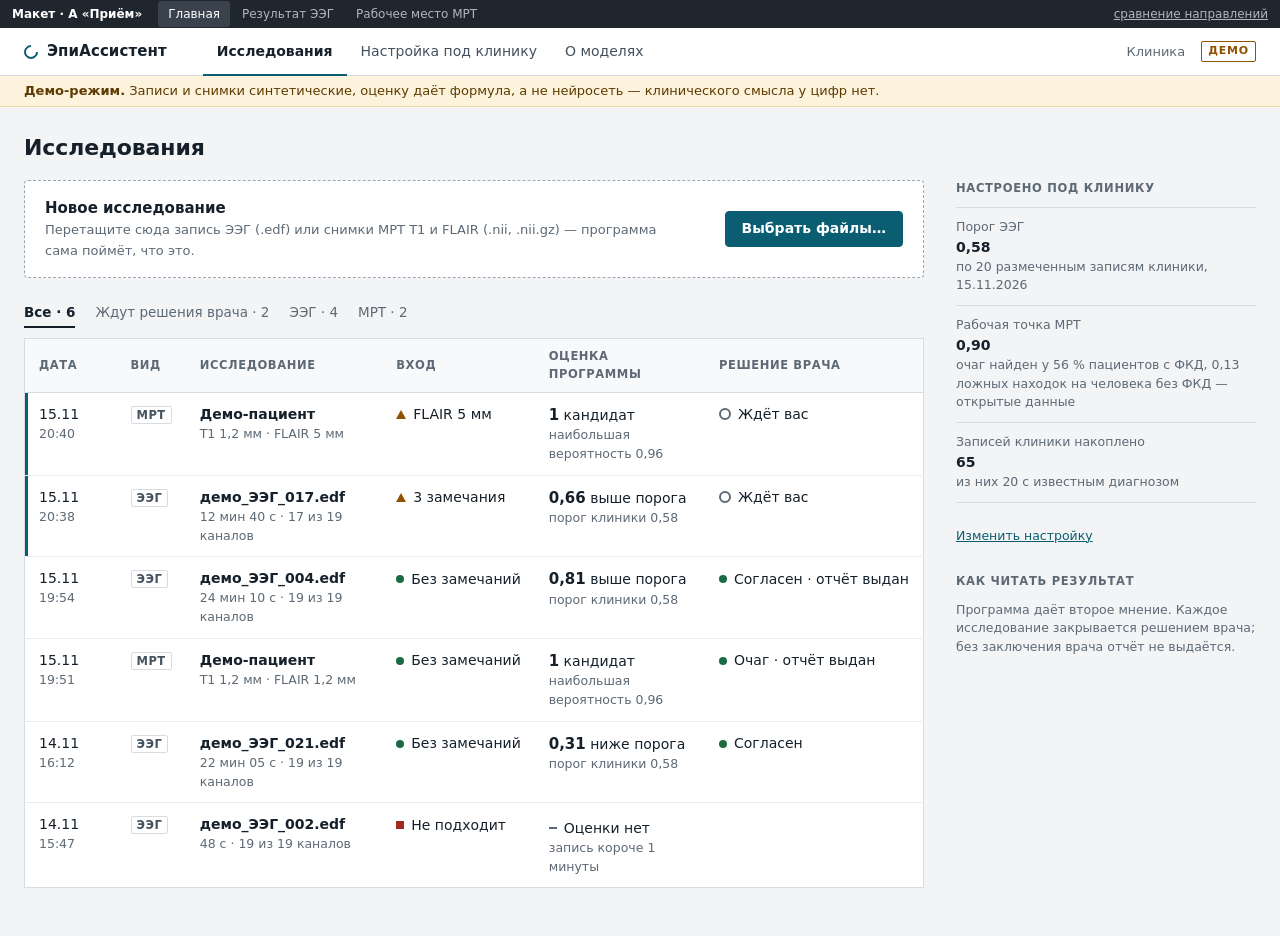
<file: app/docs/design/A_priem.html>
<!doctype html>
<html lang="ru"><head><meta charset="utf-8"><meta name="viewport" content="width=device-width,initial-scale=1">
<title>Направление A · «Приём» — светлое клиническое</title>
<style>
/* ===== Направление A · «Приём»: светлый клинический интерфейс. Линии вместо карточек, один акцент, статус — формой и словом. ===== */
:root{--bg:#f2f4f6;--sur:#fff;--ink:#15202b;--ink2:#44515e;--ink3:#5d6975;--line:#d6dce2;--line2:#e8ecf0;--acc:#0b5e71;--accbg:#e6f1f3;
  --warn:#8f5200;--warnbg:#fdf3dc;--bad:#a3271d;--ok:#1b6b43;--mark:#15202b;--f:"Segoe UI",system-ui,-apple-system,"Noto Sans",sans-serif}
*{box-sizing:border-box}html,body{margin:0}
body{font:14px/1.5 var(--f);color:var(--ink);background:var(--bg);font-variant-numeric:tabular-nums;-webkit-font-smoothing:antialiased}
button{font:inherit;color:inherit;cursor:pointer}a{color:var(--acc)}
:focus-visible{outline:2px solid var(--acc);outline-offset:2px}
[hidden]{display:none!important}

/* полоса макета — не часть дизайна */
.mock{display:flex;gap:2px;align-items:center;height:28px;padding:0 12px;background:#20262d;color:#aeb7c0;font-size:12px}
.mock b{color:#fff;font-weight:600;margin-right:14px}.mock button{background:none;border:0;color:#aeb7c0;padding:4px 10px;border-radius:3px}.mock button.on{background:#3a434d;color:#fff}
.mock a{margin-left:auto;color:#aeb7c0}
html.shot .mock{display:none}

/* шапка */
.top{display:flex;align-items:center;height:48px;padding:0 24px;background:var(--sur);border-bottom:1px solid var(--line)}
.brand{font-weight:650;font-size:15px;letter-spacing:.1px;margin-right:36px;display:flex;align-items:center;gap:9px}
.brand i{width:14px;height:14px;border:2.5px solid var(--acc);border-radius:50%;border-right-color:transparent;transform:rotate(-45deg)}
.nav{display:flex;height:100%}.nav a{display:flex;align-items:center;padding:0 14px;color:var(--ink2);text-decoration:none;border-bottom:2px solid transparent;margin-bottom:-1px}
.nav a.cur{color:var(--ink);font-weight:600;border-color:var(--acc)}.nav a:hover{color:var(--ink)}
.top .r{margin-left:auto;display:flex;gap:16px;align-items:center;color:var(--ink3);font-size:13px}
.demo{font-size:11px;font-weight:700;letter-spacing:.8px;color:var(--warn);border:1.5px solid currentColor;padding:1px 6px;border-radius:2px}
.demoline{background:var(--warnbg);border-bottom:1px solid #ecd9a8;color:#5e3a00;font-size:13px;padding:5px 24px}

.page{max-width:1280px;margin:0 auto;padding:24px 24px 48px}
h1{font-size:22px;font-weight:650;margin:0;letter-spacing:-.1px}
.eyebrow{font-size:11.5px;font-weight:650;letter-spacing:.7px;text-transform:uppercase;color:var(--ink3)}
.btn{height:36px;padding:0 16px;border:1px solid #b8c1ca;background:var(--sur);border-radius:4px;font-weight:550}
.btn:hover{border-color:var(--ink3)}.btn.pri{background:var(--acc);border-color:var(--acc);color:#fff}.btn.pri:hover{background:#084b5a}
.btn.sm{height:30px;padding:0 12px;font-size:13px}.btn:disabled{opacity:.45;cursor:not-allowed}
.crumbs{font-size:13px;color:var(--ink3);margin-bottom:6px}.crumbs a{color:var(--ink3)}

/* статус: форма + слово, цвет вторичен */
.st{display:inline-flex;align-items:center;gap:7px;white-space:nowrap}
.st::before{content:"";width:8px;height:8px;flex:none}
.st.ok::before{border-radius:50%;background:var(--ok)}
.st.warn::before{width:0;height:0;border:5px solid transparent;border-bottom:9px solid var(--warn);border-top:0}
.st.bad::before{background:var(--bad)}
.st.wait::before{border-radius:50%;border:2px solid var(--ink3)}
.st.none::before{width:8px;height:2px;background:var(--ink3)}

/* ---------- Главная ---------- */
.homehead{display:flex;align-items:flex-end;justify-content:space-between;margin-bottom:16px}
.homegrid{display:grid;grid-template-columns:minmax(0,1fr) 300px;gap:32px;align-items:start}
.newrow{display:grid;grid-template-columns:1fr auto;gap:0;border:1px dashed #9aa6b2;border-radius:4px;background:var(--sur);margin-bottom:24px}
.newrow .t{padding:16px 20px}.newrow .t b{display:block;font-size:15px;font-weight:650}.newrow .t span{color:var(--ink3);font-size:13px}
.newrow .a{display:flex;gap:8px;align-items:center;padding:0 20px}
table.wl{width:100%;border-collapse:collapse;background:var(--sur);border:1px solid var(--line)}
.wl th{font-size:11.5px;font-weight:650;letter-spacing:.6px;text-transform:uppercase;color:var(--ink3);text-align:left;padding:9px 14px;border-bottom:1px solid var(--line);background:#f8f9fa}
.wl td{padding:11px 14px;border-bottom:1px solid var(--line2);vertical-align:top}
.wl tr:last-child td{border-bottom:0}.wl tbody tr{cursor:pointer}.wl tbody tr:hover td{background:#f6f9fa}
.wl .ty{font-size:11.5px;font-weight:700;letter-spacing:.5px;color:var(--ink2);border:1px solid var(--line);border-radius:2px;padding:1px 5px}
.wl .nm{font-weight:600}.wl small{display:block;color:var(--ink3);font-size:12.5px}
.wl .num{font-size:15px;font-weight:650}
.wl tr.todo td:first-child{box-shadow:inset 3px 0 0 var(--acc)}
.tabs{display:flex;gap:20px;margin:0 0 10px;font-size:13.5px}.tabs span{color:var(--ink3);padding-bottom:4px}.tabs .on{color:var(--ink);font-weight:600;border-bottom:2px solid var(--ink)}
.side h2{font-size:11.5px;font-weight:650;letter-spacing:.7px;text-transform:uppercase;color:var(--ink3);margin:0 0 10px}
.side dl{margin:0 0 24px;border-top:1px solid var(--line)}
.side dl div{padding:10px 0;border-bottom:1px solid var(--line)}
.side dt{color:var(--ink3);font-size:12.5px}.side dd{margin:0;font-weight:600}.side dd small{display:block;font-weight:400;color:var(--ink3);font-size:12.5px}
.side p{color:var(--ink3);font-size:12.5px;margin:0}

/* ---------- Результат ЭЭГ ---------- */
.studyhead{display:flex;align-items:flex-end;justify-content:space-between;gap:24px;margin-bottom:18px;padding-bottom:14px;border-bottom:1px solid var(--line)}
.studyhead .meta{color:var(--ink3);font-size:13px;margin-top:2px}
.path{display:flex;gap:0;font-size:13px;color:var(--ink3);list-style:none;margin:0;padding:0}
.path li{padding:0 12px;border-left:1px solid var(--line)}.path li:first-child{border:0;padding-left:0}
.path .done{color:var(--ink2)}.path .cur{color:var(--ink);font-weight:650}
.resgrid{display:grid;grid-template-columns:minmax(0,1fr) 320px;gap:40px;align-items:start}
.verdict{font-size:30px;line-height:1.15;font-weight:650;letter-spacing:-.3px;margin:6px 0 4px}
.verdict + p{margin:0 0 18px;color:var(--ink2);font-size:15px}
.scale{background:var(--sur);border:1px solid var(--line);padding:18px 20px 12px}
.scale svg{display:block;width:100%;height:auto;font-family:var(--f)}
.scale .legend{display:flex;gap:20px;flex-wrap:wrap;color:var(--ink3);font-size:12.5px;margin-top:6px}
.scale .legend i{display:inline-block;width:9px;height:9px;border-radius:50%;margin-right:6px;vertical-align:-1px}
.facts{display:grid;grid-template-columns:repeat(3,1fr);border:1px solid var(--line);border-top:0;background:var(--sur)}
.facts div{padding:12px 20px;border-left:1px solid var(--line2)}.facts div:first-child{border:0}
.facts b{display:block;font-size:20px;font-weight:650}.facts span{color:var(--ink3);font-size:12.5px;line-height:1.35;display:block}
h3{font-size:15px;font-weight:650;margin:28px 0 8px}
.trust{width:100%;border-collapse:collapse;border-top:1px solid var(--line)}
.trust td{padding:9px 0;border-bottom:1px solid var(--line2);vertical-align:top}.trust td:first-child{width:170px;color:var(--ink2)}
.trust td:nth-child(2){width:150px;font-weight:600}.trust td:last-child{color:var(--ink2)}
.limits{margin:0;padding:0 0 0 18px;color:var(--ink2)}.limits li{margin:3px 0}
.decide{position:sticky;top:16px;background:var(--sur);border:1px solid var(--line);border-top:3px solid var(--ink)}
.decide .in{padding:16px 18px}
.decide h2{font-size:15px;font-weight:650;margin:0 0 2px}.decide p{color:var(--ink3);font-size:13px;margin:0 0 12px}
.choice{display:grid;gap:6px;margin-bottom:14px}
.choice label{display:flex;gap:10px;align-items:center;border:1px solid var(--line);border-radius:4px;padding:9px 12px;cursor:pointer}
.choice label:hover{border-color:var(--ink3)}.choice input{accent-color:var(--acc);margin:0;width:16px;height:16px}
.choice label:has(input:checked){border-color:var(--acc);background:var(--accbg);font-weight:600}
.decide .pri{width:100%}.decide .also{display:flex;justify-content:space-between;border-top:1px solid var(--line2);padding:10px 18px;font-size:13px}
.about{margin-top:16px;font-size:13px;color:var(--ink2)}.about summary{cursor:pointer;font-weight:600;color:var(--ink)}

/* ---------- Рабочее место МРТ ---------- */
html[data-screen=mri] body{height:100vh;display:flex;flex-direction:column;overflow:hidden}
.ws{flex:1;min-height:0;display:flex;flex-direction:column}
.wshead{display:flex;align-items:center;gap:20px;padding:8px 24px;background:var(--sur);border-bottom:1px solid var(--line);font-size:13.5px}
.wshead .nm{font-weight:650;font-size:15px}.wshead .sp{margin-left:auto}
.seg{display:inline-flex;border:1px solid #b8c1ca;border-radius:4px;overflow:hidden}.seg button{border:0;background:var(--sur);padding:4px 12px;border-left:1px solid #b8c1ca}.seg button:first-child{border:0}.seg button.on{background:var(--ink);color:#fff}
.wsbody{flex:1;min-height:0;display:grid;grid-template-columns:330px minmax(0,1fr)}
.find{background:var(--sur);border-right:1px solid var(--line);display:flex;flex-direction:column;min-height:0}
.find .scroll{flex:1;overflow:auto;padding:16px 18px}
.find h2{font-size:17px;font-weight:650;margin:2px 0 2px}.find .lead{color:var(--ink2);margin:0 0 14px;font-size:13.5px}
.cand{border:1px solid var(--line);border-radius:4px;margin-bottom:8px}
.cand.sel{border-color:var(--ink);box-shadow:inset 3px 0 0 var(--ink)}
.cand .h{display:flex;align-items:baseline;gap:10px;padding:10px 12px 0}.cand .n{font-weight:700}.cand .p{margin-left:auto;font-size:20px;font-weight:650}
.cand .d{padding:0 12px 10px;color:var(--ink3);font-size:12.5px}
.cand .mark{display:grid;grid-template-columns:repeat(3,1fr);border-top:1px solid var(--line)}
.cand .mark button{border:0;border-left:1px solid var(--line);background:none;padding:8px 0;font-size:13px}.cand .mark button:first-child{border:0}.cand .mark button:hover{background:#f3f6f8}
.cand.dim{border-style:dashed;color:var(--ink3)}.cand.dim .p{font-size:15px}.cand.dim .h{padding-bottom:2px}
.sub{font-size:11.5px;font-weight:650;letter-spacing:.7px;text-transform:uppercase;color:var(--ink3);margin:18px 0 8px}
.wp{display:grid;grid-template-columns:repeat(8,1fr);border:1px solid #b8c1ca;border-radius:4px;overflow:hidden;font-size:12.5px}
.wp span{text-align:center;padding:5px 0;border-left:1px solid var(--line2)}.wp span:first-child{border:0}.wp .on{background:var(--ink);color:#fff;font-weight:650}
.wptext{font-size:13px;color:var(--ink2);margin:8px 0 0}.wptext small{display:block;color:var(--ink3);margin-top:4px}
.find .foot{border-top:1px solid var(--line);padding:12px 18px;background:#f8f9fa}.find .foot .btn{width:100%}.find .foot p{font-size:12.5px;color:var(--ink3);margin:6px 0 0;text-align:left}
.viewer{background:#000;display:grid;grid-template-columns:1.25fr 1fr;grid-template-rows:1fr 1fr;gap:1px;min-height:0}
.vp{position:relative;background:#000;min-height:0;min-width:0}.vp.big{grid-row:1/3}
.vp canvas{position:absolute;inset:0;width:100%;height:100%}
.vp .cap{position:absolute;left:10px;top:8px;color:#c9d2da;font-size:12px}.vp .cap b{color:#fff;font-weight:600}
.vp .dm{position:absolute;right:10px;bottom:8px;color:#e0b64a;font-size:11px;letter-spacing:.6px}
.vp .sl{position:absolute;left:10px;bottom:8px;color:#9aa6b2;font-size:12px}
.inwarn{display:flex;gap:8px;align-items:baseline;color:var(--warn);font-size:13px}
@media(max-width:1100px){.homegrid,.resgrid{grid-template-columns:1fr}.decide{position:static}}
</style></head>
<body>
<div class="mock"><b>Макет · A «Приём»</b><button data-go="home">Главная</button><button data-go="eeg">Результат ЭЭГ</button><button data-go="mri">Рабочее место МРТ</button><a href="README.md">сравнение направлений</a></div>
<header class="top">
  <div class="brand"><i></i>ЭпиАссистент</div>
  <nav class="nav"><a href="#home" class="cur">Исследования</a><a href="#home">Настройка под клинику</a><a href="#home">О моделях</a></nav>
  <div class="r"><span>Клиника</span><span class="demo">ДЕМО</span></div>
</header>
<div class="demoline"><b>Демо-режим.</b> Записи и снимки синтетические, оценку даёт формула, а не нейросеть — клинического смысла у цифр нет.</div>

<!-- ============================== ГЛАВНАЯ ============================== -->
<section data-screen="home"><div class="page">
  <div class="homehead"><div><h1>Исследования</h1></div></div>
  <div class="homegrid">
    <div>
      <div class="newrow">
        <div class="t"><b>Новое исследование</b><span>Перетащите сюда запись ЭЭГ (.edf) или снимки МРТ T1 и FLAIR (.nii, .nii.gz) — программа сама поймёт, что это.</span></div>
        <div class="a"><button class="btn pri" data-go="eeg">Выбрать файлы…</button></div>
      </div>
      <div class="tabs"><span class="on">Все · 6</span><span>Ждут решения врача · 2</span><span>ЭЭГ · 4</span><span>МРТ · 2</span></div>
      <table class="wl">
        <thead><tr><th style="width:92px">Дата</th><th style="width:56px">Вид</th><th>Исследование</th><th>Вход</th><th>Оценка программы</th><th>Решение врача</th></tr></thead>
        <tbody>
          <tr class="todo" data-go="mri"><td>15.11<small>20:40</small></td><td><span class="ty">МРТ</span></td><td><span class="nm">Демо-пациент</span><small>T1 1,2 мм · FLAIR 5 мм</small></td><td><span class="st warn">FLAIR 5 мм</span></td><td><span class="num">1</span> кандидат<small>наибольшая вероятность 0,96</small></td><td><span class="st wait">Ждёт вас</span></td></tr>
          <tr class="todo" data-go="eeg"><td>15.11<small>20:38</small></td><td><span class="ty">ЭЭГ</span></td><td><span class="nm">демо_ЭЭГ_017.edf</span><small>12 мин 40 с · 17 из 19 каналов</small></td><td><span class="st warn">3 замечания</span></td><td><span class="num">0,66</span> выше порога<small>порог клиники 0,58</small></td><td><span class="st wait">Ждёт вас</span></td></tr>
          <tr data-go="eeg"><td>15.11<small>19:54</small></td><td><span class="ty">ЭЭГ</span></td><td><span class="nm">демо_ЭЭГ_004.edf</span><small>24 мин 10 с · 19 из 19 каналов</small></td><td><span class="st ok">Без замечаний</span></td><td><span class="num">0,81</span> выше порога<small>порог клиники 0,58</small></td><td><span class="st ok">Согласен · отчёт выдан</span></td></tr>
          <tr data-go="mri"><td>15.11<small>19:51</small></td><td><span class="ty">МРТ</span></td><td><span class="nm">Демо-пациент</span><small>T1 1,2 мм · FLAIR 1,2 мм</small></td><td><span class="st ok">Без замечаний</span></td><td><span class="num">1</span> кандидат<small>наибольшая вероятность 0,96</small></td><td><span class="st ok">Очаг · отчёт выдан</span></td></tr>
          <tr data-go="eeg"><td>14.11<small>16:12</small></td><td><span class="ty">ЭЭГ</span></td><td><span class="nm">демо_ЭЭГ_021.edf</span><small>22 мин 05 с · 19 из 19 каналов</small></td><td><span class="st ok">Без замечаний</span></td><td><span class="num">0,31</span> ниже порога<small>порог клиники 0,58</small></td><td><span class="st ok">Согласен</span></td></tr>
          <tr><td>14.11<small>15:47</small></td><td><span class="ty">ЭЭГ</span></td><td><span class="nm">демо_ЭЭГ_002.edf</span><small>48 с · 19 из 19 каналов</small></td><td><span class="st bad">Не подходит</span></td><td><span class="st none">Оценки нет</span><small>запись короче 1 минуты</small></td><td></td></tr>
        </tbody>
      </table>
    </div>
    <aside class="side">
      <h2>Настроено под клинику</h2>
      <dl>
        <div><dt>Порог ЭЭГ</dt><dd>0,58 <small>по 20 размеченным записям клиники, 15.11.2026</small></dd></div>
        <div><dt>Рабочая точка МРТ</dt><dd>0,90 <small>очаг найден у 56 % пациентов с ФКД, 0,13 ложных находок на человека без ФКД — открытые данные</small></dd></div>
        <div><dt>Записей клиники накоплено</dt><dd>65 <small>из них 20 с известным диагнозом</small></dd></div>
      </dl>
      <p><a href="#home">Изменить настройку</a></p>
      <h2 style="margin-top:28px">Как читать результат</h2>
      <p>Программа даёт второе мнение. Каждое исследование закрывается решением врача; без заключения врача отчёт не выдаётся.</p>
    </aside>
  </div>
</div></section>

<!-- ============================== РЕЗУЛЬТАТ ЭЭГ ============================== -->
<section data-screen="eeg"><div class="page">
  <div class="crumbs"><a href="#home" data-go="home">Исследования</a> / ЭЭГ</div>
  <div class="studyhead">
    <div><h1>демо_ЭЭГ_017.edf</h1><div class="meta">Рутинная ЭЭГ · 15.11.2026 · 12 мин 40 с · 17 из 19 каналов</div></div>
    <ol class="path"><li class="done">Запись загружена</li><li class="done">Проверка пройдена с замечаниями</li><li class="cur">Оценка</li><li>Заключение врача</li></ol>
  </div>
  <div class="resgrid">
    <div>
      <div class="eyebrow">Оценка программы · по всей записи</div>
      <div class="verdict">Выше порога клиники</div>
      <p>Оценка 0,66 при пороге 0,58. Запись короткая и с помехами, поэтому доверие к оценке снижено.</p>

      <div class="scale"><div id="scaleA"></div>
        <div class="legend"><span><i style="background:var(--ink)"></i>записи клиники с эпилепсией</span><span><i style="border:1.5px solid var(--ink)"></i>без эпилепсии</span><span>◆ эта запись, отрезок — разброс по частям записи</span></div>
      </div>
      <div class="facts">
        <div><b>9 из 10</b><span>записей клиники с эпилепсией оказались выше порога</span></div>
        <div><b>10 из 10</b><span>записей без эпилепсии оказались ниже порога</span></div>
        <div><b>0,64–0,69</b><span>оценки шести частей записи: вывод не зависит от отдельного фрагмента</span></div>
      </div>
      <p style="color:var(--ink3);font-size:12.5px;margin:8px 0 0">Порог подобран по 20 записям этой клиники (индекс Юдена). На 20 записях доли грубые: для чувствительности 95 % ДИ 0,67–1,00. <a href="#home">Настройка под клинику</a></p>

      <h3>Замечания к записи</h3>
      <table class="trust">
        <tr><td>Длительность</td><td><span class="st warn">12 мин 40 с</span></td><td>Короче 20 минут — оценка менее надёжна.</td></tr>
        <tr><td>Каналы 10–20</td><td><span class="st warn">17 из 19</span></td><td>O2 и T4 без сигнала: исключены из расчёта.</td></tr>
        <tr><td>Артефакты</td><td><span class="st warn">≈ 31 % записи</span></td><td>Много движений и мышечных помех. Определяются приближённо.</td></tr>
        <tr><td>Частота</td><td><span class="st ok">250 Гц</span></td><td>Приведена к 200 Гц.</td></tr>
      </table>

      <h3>Чего программа не делает</h3>
      <ul class="limits">
        <li>Не показывает, где в записи разряды: оценка относится к записи целиком.</li>
        <li>Не ставит диагноз. Это второе мнение, решение принимает врач.</li>
      </ul>
      <details class="about"><summary>О модели</summary><p>Демо-модель (без нейросети). Не обучалась; данных о качестве нет.</p></details>
    </div>

    <aside class="decide">
      <div class="in">
        <h2>Решение врача</h2><p>Отметьте после просмотра записи.</p>
        <div class="choice">
          <label><input type="radio" name="d"> Согласен с оценкой</label>
          <label><input type="radio" name="d"> Не согласен</label>
        </div>
        <button class="btn pri">Перейти к заключению</button>
      </div>
      <div class="also"><a href="#eeg">Открыть сигнал</a><a href="#home" data-go="home">Новая запись</a></div>
    </aside>
  </div>
</div></section>

<!-- ============================== РАБОЧЕЕ МЕСТО МРТ ============================== -->
<section data-screen="mri" class="ws">
  <div class="wshead">
    <a href="#home" data-go="home" style="color:var(--ink3);text-decoration:none">← Исследования</a>
    <span class="nm">Демо-пациент</span><span style="color:var(--ink3)">МРТ · 15.11.2026</span>
    <span class="inwarn"><span class="st warn">FLAIR 5 мм</span><span style="color:var(--ink2)">— при толстых срезах очаг находится у 47 % пациентов против 94 % при срезах до 3,5 мм</span></span>
    <span class="sp"></span>
    <span class="seg"><button>T1</button><button class="on">FLAIR</button></span>
    <span class="seg"><button class="on">Карта</button><button>Без карты</button></span>
  </div>
  <div class="wsbody">
    <aside class="find">
      <div class="scroll">
        <div class="eyebrow">Оценка программы</div>
        <h2>1 кандидат в очаги ФКД</h2>
        <p class="lead">Осмотрите его в трёх плоскостях и отметьте. Ложные находки возможны, часть очагов программа не находит.</p>
        <div class="cand sel">
          <div class="h"><span class="n">№1</span><span>левое полушарие</span><span class="p">0,96</span></div>
          <div class="d">1,5 см³ · координаты −36; +13; +41 мм</div>
          <div class="mark"><button>Очаг</button><button>Не очаг</button><button>Не уверен</button></div>
        </div>
        <div class="sub">Ниже рабочей точки · 2</div>
        <div class="cand dim"><div class="h"><span class="n">№2</span><span>правое полушарие</span><span class="p">0,74</span></div><div class="d">1,5 см³ · +34; −43; +9 мм</div></div>
        <div class="cand dim"><div class="h"><span class="n">№3</span><span>правое полушарие</span><span class="p">0,41</span></div><div class="d">0,4 см³ · +9; +37; −12 мм</div></div>

        <div class="sub">Рабочая точка</div>
        <div class="wp"><span>0,3</span><span>0,4</span><span>0,5</span><span>0,6</span><span>0,7</span><span>0,8</span><span class="on">0,9</span><span>0,95</span></div>
        <p class="wptext">При 0,9 очаг найден у <b>56 %</b> пациентов с ФКД; в среднем <b>0,13</b> ложных находок на человека без ФКД.
          <small>Открытые данные IDEAS: 34 пациента с ФКД, 23 человека без ФКД. Источник: ms_dsa_net_stage2b_cv.ipynb, раздел 9. К демо-снимкам цифры не относятся.</small></p>
      </div>
      <div class="foot"><button class="btn pri" disabled>К заключению</button><p>Сначала отметьте кандидата №1.</p></div>
    </aside>
    <div class="viewer">
      <div class="vp big"><canvas data-plane="ax"></canvas><div class="cap"><b>Аксиальный</b> · FLAIR</div><div class="sl">срез 99 из 144</div><div class="dm">СХЕМА · ДЕМО</div></div>
      <div class="vp"><canvas data-plane="cor"></canvas><div class="cap"><b>Корональный</b></div><div class="sl">срез 109 из 176</div></div>
      <div class="vp"><canvas data-plane="sag"></canvas><div class="cap"><b>Сагиттальный</b></div><div class="sl">срез 44 из 144</div></div>
    </div>
  </div>
</section>

<script src="assets/demo-data.js"></script><script src="assets/demo-kit.js"></script>
<script>
if (location.search.includes('shot')) document.documentElement.classList.add('shot');
const { D, fmt } = Kit;
// шкала 0–1: порог клиники, эта запись, записи клиники с известным диагнозом (настоящие оценки из демо-набора)
function scaleA() {
  const W = 760, X = v => 24 + v * (W - 48), thr = D.g1.thr, sc = D.g1.score, lo = Math.min(...D.g1.parts.map(p => p.score)), hi = Math.max(...D.g1.parts.map(p => p.score));
  let s = `<svg viewBox="0 0 ${W} 150" role="img" aria-label="Оценка ${fmt(sc)} выше порога клиники ${fmt(thr)}">`;
  s += `<rect x="${X(0)}" y="46" width="${X(thr) - X(0)}" height="18" fill="#eef1f4"/><rect x="${X(thr)}" y="46" width="${X(1) - X(thr)}" height="18" fill="#dfe5ea"/>`;
  s += `<text x="${X(0) + 8}" y="59" font-size="11.5" fill="#66727f">ниже порога</text><text x="${X(1) - 8}" y="59" font-size="11.5" fill="#44515e" text-anchor="end">выше порога</text>`;
  s += `<line x1="${X(thr)}" x2="${X(thr)}" y1="30" y2="128" stroke="#15202b" stroke-width="1.5"/><text x="${X(thr)}" y="22" font-size="12.5" fill="#15202b" text-anchor="middle">порог клиники <tspan font-weight="700">${fmt(thr)}</tspan></text>`;
  s += `<line x1="${X(lo)}" x2="${X(hi)}" y1="55" y2="55" stroke="#15202b" stroke-width="3"/>`;
  s += `<path d="M${X(sc)} 43 l9 12 l-9 12 l-9 -12z" fill="#0b5e71" stroke="#fff" stroke-width="1.5"/><text x="${X(sc) + 16}" y="40" font-size="15" font-weight="700" fill="#0b5e71">${fmt(sc)}</text>`;
  const lab = D.clinic.filter(r => r[1] !== null); let k = 0;
  lab.forEach(([v, l]) => { const y = l ? 86 : 108; s += l ? `<circle cx="${X(v)}" cy="${y}" r="4.5" fill="#15202b" opacity=".85"/>` : `<circle cx="${X(v)}" cy="${y}" r="4" fill="#fff" stroke="#15202b" stroke-width="1.5"/>`; });
  s += `<line x1="${X(0)}" x2="${X(1)}" y1="128" y2="128" stroke="#b8c1ca"/>`;
  for (let v = 0; v <= 1.001; v += .25) s += `<line x1="${X(v)}" x2="${X(v)}" y1="128" y2="133" stroke="#b8c1ca"/><text x="${X(v)}" y="146" font-size="11.5" fill="#66727f" text-anchor="middle">${fmt(v, v % .5 ? 2 : 1)}</text>`;
  document.getElementById('scaleA').innerHTML = s + '</svg>';
}
Kit.screens(h => {
  if (h === 'eeg') scaleA();
  if (h === 'mri') document.querySelectorAll('.vp canvas').forEach(cv => Kit.slice(cv, cv.dataset.plane, { seq: 'flair', ramp: 'heat', op: .7, cross: 'rgba(255,255,255,.55)', ring: '#fff', ringW: 1.5, label: '#c9d2da', font: '12px "Segoe UI",sans-serif', pad: cv.dataset.plane === 'ax' ? 18 : 10 }));
});
</script>
</body></html>
</file>
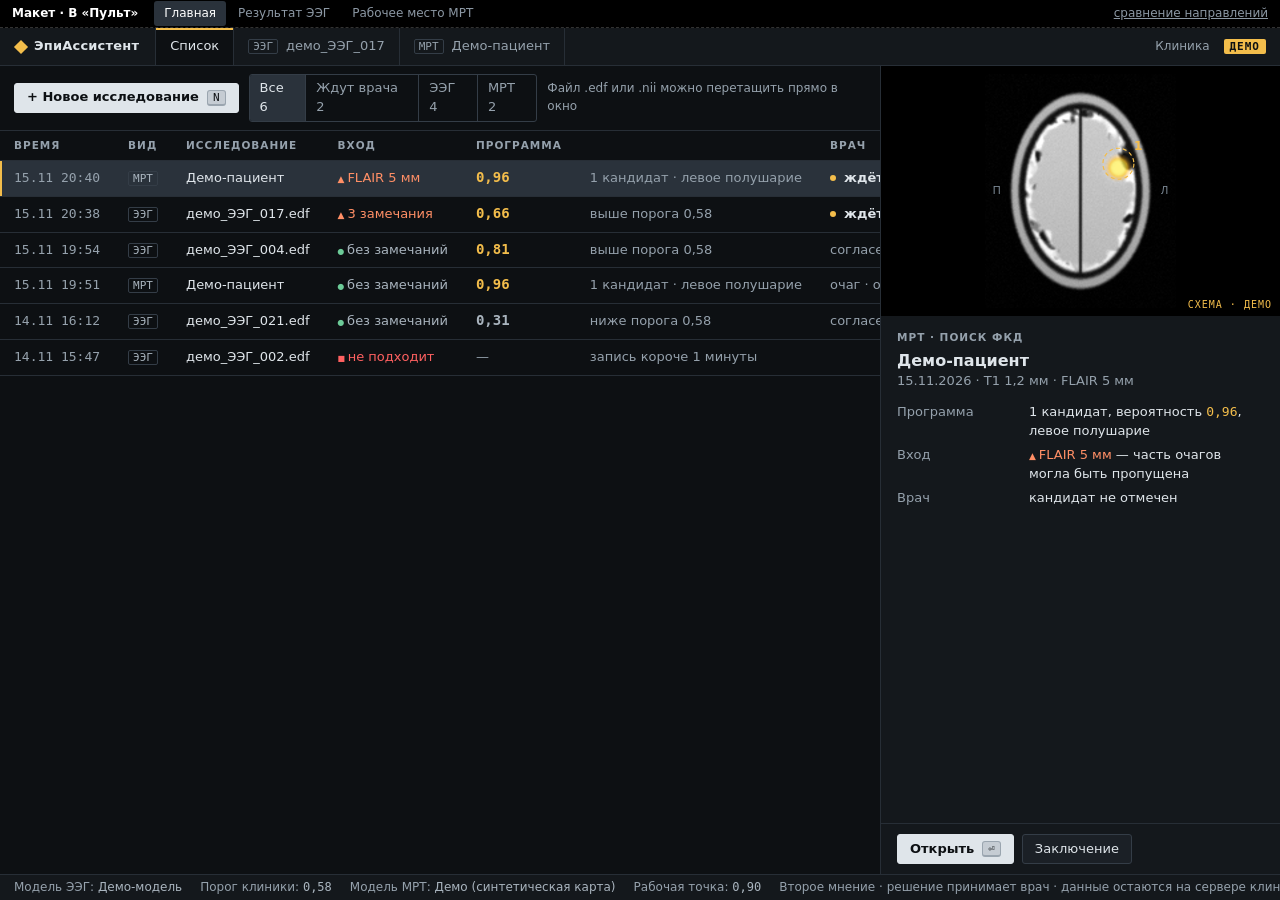
<file: app/docs/design/B_pult.html>
<!doctype html>
<html lang="ru"><head><meta charset="utf-8"><meta name="viewport" content="width=device-width,initial-scale=1">
<title>Направление B · «Пульт» — тёмная рабочая станция</title>
<style>
/* ===== Направление B · «Пульт»: тёмная рабочая станция. Экран не прокручивается; просмотр в центре; всё, что нарисовала программа, — одним янтарным цветом. ===== */
:root{--bg:#0d1013;--pan:#14181c;--pan2:#1b2026;--line:#272e36;--line2:#343d47;--ink:#dfe5ea;--ink2:#a9b4be;--ink3:#95a1ac;
  --ai:#f3bd4b;--aibg:rgba(243,189,75,.12);--warn:#ff8f66;--bad:#ff6161;--ok:#6ccb98;--sel:#2a323b;
  --f:"Segoe UI",system-ui,sans-serif;--m:"Cascadia Mono","Cascadia Code",Consolas,"DejaVu Sans Mono",monospace}
*{box-sizing:border-box}html,body{margin:0;height:100%}
body{font:13px/1.45 var(--f);color:var(--ink);background:var(--bg);display:flex;flex-direction:column;overflow:hidden;-webkit-font-smoothing:antialiased}
button{font:inherit;color:inherit;cursor:pointer}[hidden]{display:none!important}
:focus-visible{outline:2px solid #fff;outline-offset:1px}
.m{font-family:var(--m);font-variant-numeric:tabular-nums}
kbd{font:11px var(--m);color:var(--ink2);border:1px solid var(--line2);border-bottom-width:2px;border-radius:3px;padding:0 5px;background:var(--pan2)}

.mock{display:flex;gap:2px;align-items:center;height:28px;flex:none;padding:0 12px;background:#000;color:#8c98a4;font-size:12px;border-bottom:1px dashed #333}
.mock b{color:#fff;font-weight:600;margin-right:14px}.mock button{background:none;border:0;color:#8c98a4;padding:4px 10px;border-radius:3px}.mock button.on{background:#2a323b;color:#fff}
.mock a{margin-left:auto;color:#8c98a4}html.shot .mock{display:none}

/* верхняя полоса: открытые исследования как вкладки */
.top{display:flex;align-items:stretch;height:38px;flex:none;background:var(--pan);border-bottom:1px solid var(--line)}
.brand{display:flex;align-items:center;gap:8px;padding:0 16px;font-weight:650;letter-spacing:.2px;border-right:1px solid var(--line)}
.brand i{width:10px;height:10px;background:var(--ai);transform:rotate(45deg)}
.tab{display:flex;align-items:center;gap:8px;padding:0 14px;border:0;border-right:1px solid var(--line);background:none;color:var(--ink3)}
.tab.on{background:var(--bg);color:var(--ink);box-shadow:inset 0 2px 0 var(--ai)}.tab small{font:11px var(--m);color:var(--ink3);border:1px solid var(--line2);padding:0 4px;border-radius:2px}
.top .r{margin-left:auto;display:flex;align-items:center;gap:14px;padding:0 14px;color:var(--ink3);font-size:12px}
.demo{font:700 11px var(--m);letter-spacing:1px;color:#0d1013;background:var(--ai);padding:1px 6px;border-radius:2px}
.status{display:flex;gap:18px;align-items:center;height:26px;flex:none;padding:0 14px;background:var(--pan);border-top:1px solid var(--line);color:var(--ink3);font-size:12px;white-space:nowrap;overflow:hidden}
.status .sp{margin-left:auto}.status b{color:var(--ink2);font-weight:500}
section{flex:1;min-height:0;display:flex}
.lab{font-size:10.5px;font-weight:650;letter-spacing:1px;text-transform:uppercase;color:var(--ink3)}
.btn{height:30px;padding:0 12px;border:1px solid var(--line2);background:var(--pan2);border-radius:3px;display:inline-flex;align-items:center;gap:8px;white-space:nowrap}
.btn:hover{border-color:var(--ink3)}.btn.pri{background:var(--ink);color:#0d1013;border-color:var(--ink);font-weight:650}.btn.pri kbd{background:#c5ccd3;color:#0d1013;border-color:#9aa5af}
.w{color:var(--warn)}.w::before{content:"▲ ";font-size:9px}.o{color:var(--ink2)}.o::before{content:"● ";font-size:8px;color:var(--ok)}.x{color:var(--bad)}.x::before{content:"■ ";font-size:8px}

/* ---------- Список ---------- */
.list{flex:1;min-width:0;display:flex;flex-direction:column}
.lbar{display:flex;gap:10px;align-items:center;padding:8px 14px;border-bottom:1px solid var(--line)}
.lbar .f{display:flex;border:1px solid var(--line2);border-radius:3px;overflow:hidden}.lbar .f span{padding:4px 10px;color:var(--ink3);border-left:1px solid var(--line2)}.lbar .f span:first-child{border:0}.lbar .f .on{background:var(--sel);color:var(--ink)}
.lbar .hint{margin-left:auto;color:var(--ink3);font-size:12px}
table.wl{width:100%;border-collapse:collapse}
.wl th{position:sticky;top:0;text-align:left;font-size:10.5px;font-weight:650;letter-spacing:1px;text-transform:uppercase;color:var(--ink3);padding:7px 14px;border-bottom:1px solid var(--line);background:var(--bg)}
.wl td{padding:8px 14px;border-bottom:1px solid var(--line);white-space:nowrap}
.wl tr.on td{background:var(--sel)}.wl tr.on td:first-child{box-shadow:inset 2px 0 0 var(--ai)}
.wl tbody tr:hover td{background:#171c21}.wl tr.on:hover td{background:var(--sel)}
.wl .k{font:11px var(--m);color:var(--ink2);border:1px solid var(--line2);padding:0 4px;border-radius:2px}
.wl .sc{font:600 14px var(--m);color:var(--ai)}.wl .d{color:var(--ink3)}
.wl .todo{color:var(--ink);font-weight:600}.wl .todo::before{content:"";display:inline-block;width:6px;height:6px;background:var(--ai);border-radius:50%;margin-right:8px;vertical-align:1px}
.prev{width:400px;flex:none;border-left:1px solid var(--line);background:var(--pan);display:flex;flex-direction:column}
.prev .img{height:250px;background:#000;position:relative;flex:none}.prev canvas{position:absolute;inset:0;width:100%;height:100%}
.prev .img span{position:absolute;right:8px;bottom:6px;font:10px var(--m);color:var(--ai);letter-spacing:1px}
.prev .b{padding:14px 16px;flex:1;overflow:auto}
.prev h2{font-size:16px;font-weight:650;margin:0}.prev .sub{color:var(--ink3);margin:0 0 12px}
.kv{display:grid;grid-template-columns:120px 1fr;gap:5px 12px;margin:0 0 14px}.kv dt{color:var(--ink3)}.kv dd{margin:0}
.prev .act{border-top:1px solid var(--line);padding:10px 16px;display:flex;gap:8px}

/* ---------- Рабочее место: общая сетка ---------- */
.center{flex:1;min-width:0;display:flex;flex-direction:column}
.tool{display:flex;gap:6px;align-items:center;height:36px;flex:none;padding:0 10px;border-bottom:1px solid var(--line);background:var(--pan)}
.tool .sel{height:26px;display:inline-flex;align-items:center;gap:6px;padding:0 9px;border:1px solid var(--line2);border-radius:3px;color:var(--ink2);background:var(--pan2);white-space:nowrap}
.tool .sel::after{content:"▾";color:var(--ink3);font-size:10px}.tool .sel.on{background:var(--sel);color:var(--ink);border-color:var(--ink3)}.tool .sel.t::after{content:none}
.tool .gap{width:1px;height:18px;background:var(--line2);margin:0 4px}.tool .note{margin-left:auto;color:var(--ink3);font-size:12px}
.right{width:330px;flex:none;border-left:1px solid var(--line);background:var(--pan);display:flex;flex-direction:column;min-height:0}
.right .scroll{flex:1;overflow:auto}
.blk{padding:12px 16px;border-bottom:1px solid var(--line)}
.blk > .lab{display:flex;justify-content:space-between;margin-bottom:8px}.blk > .lab span{letter-spacing:0;text-transform:none;font-weight:400}
.big{display:flex;align-items:baseline;gap:12px}.big b{font:600 44px/1 var(--m);color:var(--ai);letter-spacing:-1px}
.big div{font-weight:650;font-size:14px;line-height:1.25}.big div small{display:block;font-weight:400;color:var(--ink3);font-size:12px}
.rows{display:grid;grid-template-columns:1fr auto;gap:5px 10px}.rows span:nth-child(odd){color:var(--ink2)}.rows span:nth-child(even){text-align:right;font-family:var(--m)}
.quiet{color:var(--ink3);font-size:12px;margin:8px 0 0}
.decide{flex:none;border-top:1px solid var(--line2);padding:12px 16px;background:var(--pan2)}
.decide .two{display:grid;grid-template-columns:1fr 1fr;gap:6px;margin:8px 0}.decide .btn{justify-content:center}.decide .pri{width:100%}

/* ЭЭГ */
.sigwrap{flex:1;min-height:0;position:relative;background:#0a0c0e}.sigwrap canvas{position:absolute;inset:0;width:100%;height:100%}
.time{flex:none;padding:8px 10px 10px;border-top:1px solid var(--line);background:var(--pan)}
.time .hd{display:flex;gap:16px;color:var(--ink3);font-size:11.5px;margin-bottom:5px}.time .hd i{display:inline-block;width:10px;height:8px;margin-right:5px;vertical-align:0}
.tl{position:relative;height:14px;background:#0a0c0e;border:1px solid var(--line)}
.tl i{position:absolute;top:0;bottom:0;background:rgba(255,143,102,.55)}.tl b{position:absolute;top:-3px;bottom:-3px;border:1.5px solid #fff;border-radius:2px}
.parts{height:34px;margin-top:4px;background:#0a0c0e;border:1px solid var(--line)}.parts svg{display:block;width:100%;height:100%}
.tick{display:flex;justify-content:space-between;font:10.5px var(--m);color:var(--ink3);margin-top:3px}

.signote{position:absolute;right:10px;top:8px;background:rgba(13,16,19,.88);border:1px solid var(--line2);color:var(--ink2);font-size:12px;padding:3px 9px;border-radius:3px}
/* МРТ */
.grid{flex:1;min-height:0;display:grid;grid-template-columns:1fr 1fr;grid-template-rows:1fr 1fr;gap:1px;background:var(--line)}
.vp{position:relative;background:#000;min-width:0;min-height:0}.vp canvas{position:absolute;inset:0;width:100%;height:100%}
.vp .c{position:absolute;left:8px;top:6px;font-size:11.5px;color:var(--ink2)}.vp .c b{color:#fff;font-weight:600}
.vp .s{position:absolute;left:8px;bottom:6px;font:11px var(--m);color:var(--ink3)}
.vp .dm{position:absolute;right:8px;bottom:6px;font:10px var(--m);color:var(--ai);letter-spacing:1px}
.vp.act{outline:1px solid var(--ink3);outline-offset:-1px}
.cand{display:grid;grid-template-columns:22px 1fr auto;gap:2px 8px;padding:9px 16px;border-bottom:1px solid var(--line);align-items:baseline}
.cand.on{background:var(--sel);box-shadow:inset 2px 0 0 var(--ai)}
.cand .n{font:600 12px var(--m);color:var(--ink3)}.cand .p{font:600 16px var(--m);color:var(--ai)}.cand small{grid-column:2/4;color:var(--ink3);font:11.5px var(--m)}
.cand.dim{opacity:.55}.cand.dim .p{color:var(--ink2);font-size:13px}
.cand .mk{grid-column:2/4;display:flex;gap:6px;margin-top:7px}.cand .mk .btn{height:26px;padding:0 9px;font-size:12px}
.wp{display:grid;grid-template-columns:repeat(8,1fr);border:1px solid var(--line2);border-radius:3px;overflow:hidden;font:11.5px var(--m)}
.wp span{text-align:center;padding:4px 0;border-left:1px solid var(--line);color:var(--ink3)}.wp span:first-child{border:0}.wp .on{background:var(--ai);color:#0d1013;font-weight:700}
.inalert{padding:9px 16px;border-bottom:1px solid var(--line);background:rgba(255,143,102,.08);color:#ffc4ae;font-size:12.5px}.inalert b{color:var(--warn)}
</style></head>
<body>
<div class="mock"><b>Макет · B «Пульт»</b><button data-go="home">Главная</button><button data-go="eeg">Результат ЭЭГ</button><button data-go="mri">Рабочее место МРТ</button><a href="README.md">сравнение направлений</a></div>
<header class="top">
  <div class="brand"><i></i>ЭпиАссистент</div>
  <button class="tab" data-go="home">Список</button>
  <button class="tab" data-go="eeg"><small>ЭЭГ</small>демо_ЭЭГ_017</button>
  <button class="tab" data-go="mri"><small>МРТ</small>Демо-пациент</button>
  <div class="r"><span>Клиника</span><span class="demo">ДЕМО</span></div>
</header>

<!-- ============================== ГЛАВНАЯ: СПИСОК ============================== -->
<section data-screen="home">
  <div class="list">
    <div class="lbar">
      <button class="btn pri">+ Новое исследование <kbd>N</kbd></button>
      <div class="f"><span class="on">Все 6</span><span>Ждут врача 2</span><span>ЭЭГ 4</span><span>МРТ 2</span></div>
      <span class="hint">Файл .edf или .nii можно перетащить прямо в окно</span>
    </div>
    <div style="flex:1;overflow:auto"><table class="wl">
      <thead><tr><th>Время</th><th>Вид</th><th>Исследование</th><th>Вход</th><th>Программа</th><th></th><th>Врач</th></tr></thead>
      <tbody>
        <tr class="on"><td class="m d">15.11 20:40</td><td><span class="k">МРТ</span></td><td>Демо-пациент</td><td><span class="w">FLAIR 5 мм</span></td><td><span class="sc">0,96</span></td><td class="d">1 кандидат · левое полушарие</td><td><span class="todo">ждёт вас</span></td></tr>
        <tr><td class="m d">15.11 20:38</td><td><span class="k">ЭЭГ</span></td><td>демо_ЭЭГ_017.edf</td><td><span class="w">3 замечания</span></td><td><span class="sc">0,66</span></td><td class="d">выше порога 0,58</td><td><span class="todo">ждёт вас</span></td></tr>
        <tr><td class="m d">15.11 19:54</td><td><span class="k">ЭЭГ</span></td><td>демо_ЭЭГ_004.edf</td><td><span class="o">без замечаний</span></td><td><span class="sc">0,81</span></td><td class="d">выше порога 0,58</td><td class="d">согласен · отчёт выдан</td></tr>
        <tr><td class="m d">15.11 19:51</td><td><span class="k">МРТ</span></td><td>Демо-пациент</td><td><span class="o">без замечаний</span></td><td><span class="sc">0,96</span></td><td class="d">1 кандидат · левое полушарие</td><td class="d">очаг · отчёт выдан</td></tr>
        <tr><td class="m d">14.11 16:12</td><td><span class="k">ЭЭГ</span></td><td>демо_ЭЭГ_021.edf</td><td><span class="o">без замечаний</span></td><td><span class="sc" style="color:var(--ink2)">0,31</span></td><td class="d">ниже порога 0,58</td><td class="d">согласен</td></tr>
        <tr><td class="m d">14.11 15:47</td><td><span class="k">ЭЭГ</span></td><td>демо_ЭЭГ_002.edf</td><td><span class="x">не подходит</span></td><td class="d">—</td><td class="d">запись короче 1 минуты</td><td></td></tr>
      </tbody>
    </table></div>
  </div>
  <aside class="prev">
    <div class="img"><canvas id="prevCv"></canvas><span>СХЕМА · ДЕМО</span></div>
    <div class="b">
      <div class="lab" style="margin-bottom:4px">МРТ · поиск ФКД</div>
      <h2>Демо-пациент</h2><p class="sub">15.11.2026 · T1 1,2 мм · FLAIR 5 мм</p>
      <dl class="kv">
        <dt>Программа</dt><dd>1 кандидат, вероятность <span class="m" style="color:var(--ai)">0,96</span>, левое полушарие</dd>
        <dt>Вход</dt><dd><span class="w">FLAIR 5 мм</span> — часть очагов могла быть пропущена</dd>
        <dt>Врач</dt><dd>кандидат не отмечен</dd>
      </dl>
    </div>
    <div class="act"><button class="btn pri" data-go="mri">Открыть <kbd>⏎</kbd></button><button class="btn">Заключение</button></div>
  </aside>
</section>

<!-- ============================== ЭЭГ ============================== -->
<section data-screen="eeg">
  <div class="center">
    <div class="tool">
      <span class="sel">Средний референт</span><span class="sel">Усиление авто</span><span class="sel">10 с на экран</span><span class="sel">0,5–70 Гц</span>
      <span class="gap"></span><span class="sel t">◀</span><span class="m" style="color:var(--ink2);padding:0 4px;white-space:nowrap">0:18–0:28</span><span class="sel t">▶</span><span class="sel t">К артефакту</span>
      <span class="note"><kbd>←</kbd><kbd>→</kbd> листать</span>
    </div>
    <div class="sigwrap"><canvas id="eegB"></canvas></div>
    <div class="time">
      <div class="hd"><span>Вся запись · 12:40</span><span><i style="background:rgba(255,143,102,.55)"></i>артефакты, ≈31 %</span><span><i style="background:var(--ai);height:2px;vertical-align:3px"></i>оценка программы по шести частям записи</span><span><i style="border-top:1px dashed var(--ink2);height:0;vertical-align:3px"></i>порог клиники 0,58</span><span style="margin-left:auto;color:var(--ink2)">Оценка относится к записи целиком: мест разрядов программа не указывает</span></div>
      <div class="tl" id="tlB"></div>
      <div class="parts" id="partsB"></div>
      <div class="tick"><span>0:00</span><span>2:07</span><span>4:13</span><span>6:20</span><span>8:27</span><span>10:33</span><span>12:40</span></div>
    </div>
  </div>
  <aside class="right">
    <div class="scroll">
      <div class="blk">
        <div class="lab">Оценка программы <span>вся запись</span></div>
        <div class="big"><b>0,66</b><div>выше порога клиники<small>порог 0,58 · по 20 записям клиники</small></div></div>
        <div id="scaleB" style="margin-top:12px"></div>
        <p class="quiet">Точки — записи клиники с известным диагнозом: закрашенные — с эпилепсией (9 из 10 выше порога), пустые — без (10 из 10 ниже).</p>
      </div>
      <div class="blk">
        <div class="lab">Доверие к оценке <span class="w" style="font-size:12px">снижено</span></div>
        <div class="rows">
          <span>Длительность</span><span class="w">12:40</span>
          <span>Каналы 10–20</span><span class="w">17/19 · O2, T4</span>
          <span>Артефакты</span><span class="w">≈31 %</span>
          <span>Разброс по частям</span><span>0,64–0,69</span>
          <span>Частота</span><span>250→200 Гц</span>
        </div>
      </div>
      <div class="blk">
        <div class="lab">Модель</div>
        <div>Демо-модель (без нейросети)</div>
        <p class="quiet">Оценка посчитана формулой и клинического смысла не имеет.</p>
      </div>
    </div>
    <div class="decide">
      <div class="lab">Решение врача</div>
      <div class="two"><button class="btn">Согласен <kbd>С</kbd></button><button class="btn">Не согласен <kbd>Н</kbd></button></div>
      <button class="btn pri" style="justify-content:center">Заключение <kbd>⏎</kbd></button>
    </div>
  </aside>
</section>

<!-- ============================== МРТ ============================== -->
<section data-screen="mri">
  <div class="center">
    <div class="tool">
      <span class="sel t">T1</span><span class="sel t on">FLAIR</span><span class="gap"></span>
      <span class="sel t on">Карта <kbd style="margin-left:4px">К</kbd></span><span class="sel">Прозрачность 70 %</span><span class="sel">Окно авто</span>
      <span class="note"><kbd>1</kbd>–<kbd>3</kbd> кандидат · <kbd>↑</kbd><kbd>↓</kbd> срезы · <kbd>К</kbd> карта</span>
    </div>
    <div class="grid">
      <div class="vp act"><canvas data-p="ax"></canvas><div class="c"><b>Аксиальный</b> · FLAIR + карта</div><div class="s">99/144</div></div>
      <div class="vp"><canvas data-p="cor"></canvas><div class="c"><b>Корональный</b></div><div class="s">109/176</div></div>
      <div class="vp"><canvas data-p="sag"></canvas><div class="c"><b>Сагиттальный</b></div><div class="s">44/144</div></div>
      <div class="vp"><canvas data-p="zoom"></canvas><div class="c"><b>Кандидат №1 без карты</b> · T1 ×2</div><div class="s">99/144</div><div class="dm">СХЕМА · ДЕМО</div></div>
    </div>
  </div>
  <aside class="right">
    <div class="inalert"><b>▲ FLAIR 5 мм.</b> При толстых срезах очаг находится у 47 % пациентов против 94 % при срезах до 3,5 мм.</div>
    <div class="scroll">
      <div class="blk" style="border:0;padding-bottom:6px"><div class="lab" style="margin:0">Кандидаты <span>1 выше рабочей точки</span></div></div>
      <div class="cand on"><span class="n">1</span><span>левое полушарие</span><span class="p">0,96</span><small>1,5 см³ · −36; +13; +41</small>
        <div class="mk"><button class="btn">Очаг <kbd>О</kbd></button><button class="btn">Не очаг <kbd>Н</kbd></button><button class="btn">Не уверен</button></div></div>
      <div class="cand dim"><span class="n">2</span><span>правое полушарие</span><span class="p">0,74</span><small>1,5 см³ · +34; −43; +9 · ниже рабочей точки</small></div>
      <div class="cand dim"><span class="n">3</span><span>правое полушарие</span><span class="p">0,41</span><small>0,4 см³ · +9; +37; −12 · ниже рабочей точки</small></div>
      <div class="blk">
        <div class="lab">Рабочая точка</div>
        <div class="wp"><span>0,3</span><span>0,4</span><span>0,5</span><span>0,6</span><span>0,7</span><span>0,8</span><span class="on">0,9</span><span>0,95</span></div>
        <div class="rows" style="margin-top:10px"><span>Очаг найден у пациентов с ФКД</span><span>56 %</span><span>Ложных находок на человека без ФКД</span><span>0,13</span></div>
        <p class="quiet">Открытые данные IDEAS: 34 пациента с ФКД, 23 без. Источник: ms_dsa_net_stage2b_cv.ipynb, разд. 9. К демо-снимкам не относится.</p>
      </div>
      <div class="blk"><div class="lab">Наибольшая вероятность по срезам</div><div id="profB"></div></div>
    </div>
    <div class="decide">
      <div class="lab">Решение врача</div>
      <p class="quiet" style="margin:6px 0 8px">Отметьте кандидата №1 — после этого откроется заключение.</p>
      <button class="btn pri" style="justify-content:center;opacity:.4">Заключение <kbd>⏎</kbd></button>
    </div>
  </aside>
</section>

<footer class="status"><span>Модель ЭЭГ: <b>Демо-модель</b></span><span>Порог клиники: <b class="m">0,58</b></span><span>Модель МРТ: <b>Демо (синтетическая карта)</b></span><span>Рабочая точка: <b class="m">0,90</b></span><span class="sp">Второе мнение · решение принимает врач · данные остаются на сервере клиники</span></footer>

<script src="assets/demo-data.js"></script><script src="assets/demo-kit.js"></script>
<script>
if (location.search.includes('shot')) document.documentElement.classList.add('shot');
const { D, fmt } = Kit, $ = s => document.querySelector(s);
function scaleB() {
  const W = 298, X = v => 4 + v * (W - 8), thr = D.g1.thr, sc = D.g1.score;
  let s = `<svg viewBox="0 0 ${W} 58" style="display:block;width:100%">`;
  s += `<rect x="${X(0)}" y="8" width="${W - 8}" height="6" fill="#272e36"/><rect x="${X(thr)}" y="8" width="${X(1) - X(thr)}" height="6" fill="#3d4650"/>`;
  s += `<line x1="${X(thr)}" x2="${X(thr)}" y1="2" y2="46" stroke="#dfe5ea" stroke-dasharray="3 2"/>`;
  s += `<path d="M${X(sc)} 3 l6 8 l-6 8 l-6 -8z" fill="#f3bd4b"/>`;
  D.clinic.filter(r => r[1] !== null).forEach(([v, l]) => { s += l ? `<circle cx="${X(v)}" cy="28" r="3" fill="#a9b4be"/>` : `<circle cx="${X(v)}" cy="40" r="2.6" fill="none" stroke="#a9b4be" stroke-width="1.2"/>`; });
  s += `<text x="${X(0)}" y="56" font-size="10" fill="#7d8a96" font-family="Consolas,monospace">0</text><text x="${X(thr)}" y="56" font-size="10" fill="#dfe5ea" text-anchor="middle" font-family="Consolas,monospace">${fmt(thr)}</text><text x="${X(1)}" y="56" font-size="10" fill="#7d8a96" text-anchor="end" font-family="Consolas,monospace">1</text>`;
  $('#scaleB').innerHTML = s + '</svg>';
}
function timeB() {
  const g = D.g1, dur = g.dur;
  $('#tlB').innerHTML = g.artifacts.map(([a, b]) => `<i style="left:${a / dur * 100}%;width:${(b - a) / dur * 100}%"></i>`).join('') + `<b style="left:${18 / dur * 100}%;width:${10 / dur * 100}%"></b>`;
  const y = v => (34 - v * 34).toFixed(1); let d = '';
  g.parts.forEach((p, i) => { d += `${i ? 'L' : 'M'}${(p.t0 / dur * 1000).toFixed(1)},${y(p.score)} L${(p.t1 / dur * 1000).toFixed(1)},${y(p.score)} `; });
  $('#partsB').innerHTML = `<svg viewBox="0 0 1000 34" preserveAspectRatio="none"><line x1="0" x2="1000" y1="${y(g.thr)}" y2="${y(g.thr)}" stroke="#a9b4be" stroke-dasharray="5 4" vector-effect="non-scaling-stroke"/><path d="${d}" stroke="#f3bd4b" fill="none" stroke-width="2" vector-effect="non-scaling-stroke"/></svg>`;
}
function profB() {
  const p = D.profile, n = p.length, W = 298, H = 54; let d = '';
  p.forEach((v, i) => { d += `${i ? 'L' : 'M'}${(i / (n - 1) * W).toFixed(1)},${(H - 4 - v * (H - 8)).toFixed(1)} `; });
  const yt = H - 4 - .9 * (H - 8), xk = D.pos[2] / (n - 1) * W;
  $('#profB').innerHTML = `<svg viewBox="0 0 ${W} ${H + 12}" style="display:block;width:100%"><line x1="0" x2="${W}" y1="${yt}" y2="${yt}" stroke="#a9b4be" stroke-dasharray="3 3"/><path d="${d}" fill="none" stroke="#f3bd4b" stroke-width="1.5"/><line x1="${xk}" x2="${xk}" y1="0" y2="${H}" stroke="#fff" stroke-width="1"/><text x="0" y="${H + 10}" font-size="10" fill="#7d8a96">низ</text><text x="${W}" y="${H + 10}" font-size="10" fill="#7d8a96" text-anchor="end">верх</text><text x="${xk}" y="${H + 10}" font-size="10" fill="#dfe5ea" text-anchor="middle">срез 99</text></svg>`;
}
const mriOpt = { seq: 'flair', ramp: 'amber', op: .7, cross: 'rgba(255,255,255,.45)', ring: '#f3bd4b', ringW: 1.2, ringDash: [4, 3], label: '#7d8a96', font: '11px "Segoe UI",sans-serif', pad: 14 };
Kit.screens(h => {
  document.querySelectorAll('.tab').forEach(t => t.classList.toggle('on', t.dataset.go === h));
  if (h === 'home') Kit.slice($('#prevCv'), 'ax', { ...mriOpt, cross: null, pad: 8 });
  if (h === 'eeg') { scaleB(); timeB(); Kit.eeg($('#eegB'), D.sigArt, { color: '#c9d3dc', bad: '#ff6161', label: '#7d8a96', grid: 'rgba(255,255,255,.07)', art: 'rgba(255,143,102,.10)', artEdge: 'rgba(255,143,102,.8)', font: '11px Consolas,monospace', labelW: 46, lw: 1, gain: .13, scale: '#7d8a96' }); }
  if (h === 'mri') { profB(); document.querySelectorAll('.vp canvas').forEach(cv => cv.dataset.p === 'zoom' ? Kit.slice(cv, 'ax', { seq: 't1', overlay: false, zoom: 2.2, cross: null, ring: '#f3bd4b', ringW: 1, ringDash: [4, 3], ringLabel: false, sides: false }) : Kit.slice(cv, cv.dataset.p, mriOpt)); }
});
</script>
</body></html>
</file>
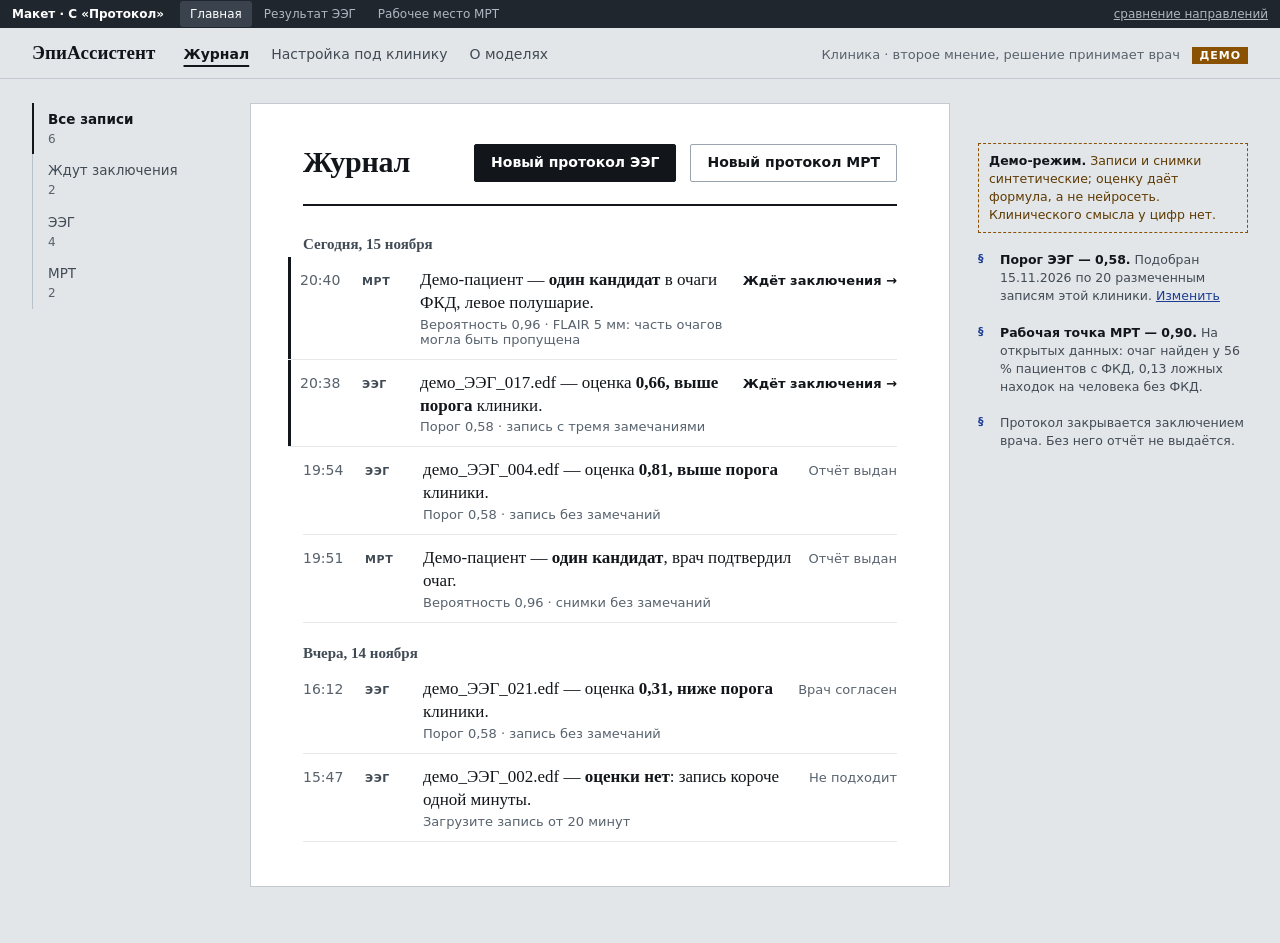
<file: app/docs/design/C_protokol.html>
<!doctype html>
<html lang="ru"><head><meta charset="utf-8"><meta name="viewport" content="width=device-width,initial-scale=1">
<title>Направление C · «Протокол» — исследование как документ</title>
<style>
/* ===== Направление C · «Протокол»: исследование — это лист протокола. Слева содержание, в центре лист, справа поля с оговорками.
   Два голоса: «Программа» (синяя линейка) и «Врач» (чёрная линейка). Оговорки — сноски на полях, а не плашки стопкой. ===== */
:root{--desk:#e3e6e9;--paper:#fff;--ink:#12161a;--ink2:#414b55;--ink3:#57626d;--line:#cfd5db;--line2:#e6e9ec;--prog:#1c3d91;--progbg:#eef2fb;
  --warn:#8a5200;--bad:#a3271d;--ok:#1b6b43;--s:Cambria,"PT Serif","Noto Serif",Georgia,serif;--f:"Segoe UI",system-ui,"Noto Sans",sans-serif}
*{box-sizing:border-box}html,body{margin:0}
body{font:14px/1.55 var(--f);color:var(--ink);background:var(--desk);font-variant-numeric:tabular-nums lining-nums;-webkit-font-smoothing:antialiased}
button{font:inherit;color:inherit;cursor:pointer}a{color:var(--prog)}[hidden]{display:none!important}
:focus-visible{outline:2px solid var(--prog);outline-offset:2px}

.mock{display:flex;gap:2px;align-items:center;height:28px;padding:0 12px;background:#20262d;color:#aeb7c0;font-size:12px}
.mock b{color:#fff;font-weight:600;margin-right:14px}.mock button{background:none;border:0;color:#aeb7c0;padding:4px 10px;border-radius:3px}.mock button.on{background:#3a434d;color:#fff}
.mock a{margin-left:auto;color:#aeb7c0}html.shot .mock{display:none}

.top{display:flex;align-items:baseline;gap:28px;padding:14px 32px 12px;border-bottom:1px solid #c3cad1}
.brand{font:700 19px var(--s);letter-spacing:.1px}
.top nav{display:flex;gap:22px}.top nav a{color:var(--ink2);text-decoration:none}.top nav a.cur{color:var(--ink);font-weight:600;text-decoration:underline;text-underline-offset:6px;text-decoration-thickness:2px}
.top .r{margin-left:auto;color:var(--ink3);font-size:13px}
.demo{font-size:11px;font-weight:700;letter-spacing:1px;color:#fff;background:var(--warn);padding:2px 7px}

/* трёхколоночная сетка: содержание · лист · поля */
.lay{display:grid;grid-template-columns:190px minmax(0,760px) 270px;gap:0 28px;max-width:1310px;margin:0 auto;padding:24px 32px 56px;align-items:start}
.rail{position:sticky;top:20px;font-size:13.5px}
.rail .back{display:block;color:var(--ink3);text-decoration:none;margin-bottom:18px}
.rail ol{list-style:none;margin:0 0 20px;padding:0;border-left:1px solid #b9c1c9}
.rail li{padding:6px 0 6px 14px;margin-left:-1px;border-left:2px solid transparent;color:var(--ink2)}
.rail li.cur{border-color:var(--ink);color:var(--ink);font-weight:650}.rail li small{display:block;color:var(--ink3);font-weight:400;font-size:12px}
.rail li.w small{color:var(--warn)}
.btn{height:38px;padding:0 16px;border:1px solid #9aa4ae;background:var(--paper);border-radius:2px;font-weight:600}
.btn.pri{background:var(--ink);color:#fff;border-color:var(--ink)}.btn:disabled{opacity:.4;cursor:not-allowed}.btn.sm{height:30px;padding:0 11px;font-size:13px;font-weight:500}
.rail .btn{width:100%}.rail .why{font-size:12px;color:var(--ink3);margin:6px 0 0}

.sheet{background:var(--paper);border:1px solid #c3cad1;padding:40px 52px 44px;min-height:640px}
.kind{font-size:11.5px;font-weight:650;letter-spacing:1.2px;text-transform:uppercase;color:var(--ink3)}
h1{font:700 30px/1.15 var(--s);margin:4px 0 4px;letter-spacing:-.2px}
.sheet .meta{color:var(--ink3);margin:0 0 26px;padding-bottom:16px;border-bottom:2px solid var(--ink)}
.sec{position:relative;padding-left:18px;margin:0 0 30px;border-left:3px solid var(--line)}
.sec.prog{border-color:var(--prog)}.sec.doc{border-color:var(--ink)}
.sec > .who{font-size:11.5px;font-weight:650;letter-spacing:1.2px;text-transform:uppercase;color:var(--ink3);margin-bottom:6px}
.sec.prog > .who{color:var(--prog)}.sec.doc > .who{color:var(--ink)}
.say{font:400 25px/1.3 var(--s);margin:0 0 6px;letter-spacing:-.1px}.say b{font-weight:700}
.say + p{margin:0 0 16px;color:var(--ink2)}
sup.n{font:700 10.5px var(--f);color:var(--prog);margin-left:2px;vertical-align:super;line-height:0}
figure{margin:0}figcaption{font-size:12.5px;color:var(--ink3);margin-top:6px}figcaption b{color:var(--ink2);font-weight:600}
.facts{display:grid;grid-template-columns:150px 150px 1fr;gap:0;margin:0;border-top:1px solid var(--line)}
.facts > *{padding:8px 0;border-bottom:1px solid var(--line2);margin:0}.facts dt{color:var(--ink2)}.facts dd{font-weight:600}.facts dd + dd{font-weight:400;color:var(--ink2)}
.wm::before{content:"▲";font-size:9px;color:var(--warn);margin-right:6px;vertical-align:1px}.okm::before{content:"●";font-size:8px;color:var(--ok);margin-right:6px;vertical-align:1px}
textarea{width:100%;min-height:128px;border:0;border-bottom:1px solid var(--line);padding:0;resize:vertical;font:17px/32px var(--s);color:var(--ink);
  background:repeating-linear-gradient(transparent 0 31px,var(--line2) 31px 32px);outline:none}
textarea::placeholder{color:#8b96a1;font-style:italic}
.quick{display:flex;gap:6px;flex-wrap:wrap;margin:10px 0 18px}.quick span{font-size:12.5px;color:var(--ink3);margin-right:4px;align-self:center}
.sign{display:grid;grid-template-columns:1fr auto;gap:16px;align-items:end}.sign label{font-size:12.5px;color:var(--ink3)}
.sign input{display:block;width:100%;border:0;border-bottom:1px solid var(--ink);font:16px var(--s);padding:4px 0;outline:none;background:none}

/* поля */
.marg{font-size:12.5px;line-height:1.45;color:var(--ink2);padding-top:128px}
.mn{position:relative;padding:0 0 0 22px;margin-bottom:18px}.mn::before{content:attr(data-n);position:absolute;left:0;top:0;font-weight:700;font-size:11px;color:var(--prog)}
.mn b{color:var(--ink);font-weight:650}.mn.w b{color:var(--warn)}
.mn.demo-n{border:1px dashed var(--warn);padding:8px 10px;color:#5e3a00}.mn.demo-n::before{content:none}

/* ---------- Журнал (главная) ---------- */
.start{display:flex;align-items:center;gap:14px;margin:0 0 30px;padding:0 0 22px;border-bottom:2px solid var(--ink)}
.start h1{margin:0;flex:1}
.day{font:700 15px var(--s);margin:22px 0 4px;color:var(--ink2)}
.ent{display:grid;grid-template-columns:50px 46px 1fr auto;gap:0 12px;padding:12px 0;border-bottom:1px solid var(--line2);text-decoration:none;color:inherit;align-items:baseline}
.ent:hover{background:#f6f8fa}.ent .t{color:var(--ink3)}.ent .k{font-size:11px;font-weight:700;letter-spacing:.6px;color:var(--ink2)}
.ent .s{font:17px/1.35 var(--s)}.ent .s b{font-weight:700}.ent .s small{display:block;font:13px var(--f);color:var(--ink3);margin-top:2px}
.ent .st{font-size:13px;color:var(--ink3);white-space:nowrap}.ent.todo .st{color:var(--ink);font-weight:650}.ent.todo .st::after{content:" →"}
.ent.todo{box-shadow:inset 3px 0 0 var(--ink);padding-left:12px;margin-left:-15px}

/* ---------- МРТ ---------- */
.fig3{display:grid;grid-template-columns:1.2fr 1fr 1fr;gap:2px;background:#000;height:270px;margin:0 -34px 0 -18px}
.fig3 div{position:relative;min-width:0}.fig3 canvas{position:absolute;inset:0;width:100%;height:100%}
.fig3 span{position:absolute;left:8px;top:6px;color:#c9d2da;font-size:11.5px}.fig3 em{position:absolute;right:8px;bottom:6px;color:#e0b64a;font:normal 10.5px var(--f);letter-spacing:.8px}
.figbar{display:flex;gap:14px;align-items:center;margin:8px 0 0;font-size:12.5px;color:var(--ink3)}
.seg{display:inline-flex;border:1px solid #9aa4ae;white-space:nowrap;flex:none}.seg button{border:0;border-left:1px solid #9aa4ae;background:var(--paper);padding:2px 10px;font-size:12.5px}.seg button:first-child{border:0}.seg .on{background:var(--ink);color:#fff}
.find{display:grid;grid-template-columns:1fr auto;gap:6px 16px;align-items:center;padding:14px 0;border-bottom:1px solid var(--line2)}
.find p{margin:0;font:19px/1.35 var(--s)}.find p small{display:block;font:13px var(--f);color:var(--ink3)}
.find .mk{display:flex;gap:6px}.find.dim p{font-size:15px;color:var(--ink3)}
@media(max-width:1180px){.lay{grid-template-columns:170px minmax(0,1fr)}.marg{grid-column:2;padding-top:20px;columns:2;column-gap:24px}.mn{break-inside:avoid}}
</style></head>
<body>
<div class="mock"><b>Макет · C «Протокол»</b><button data-go="home">Главная</button><button data-go="eeg">Результат ЭЭГ</button><button data-go="mri">Рабочее место МРТ</button><a href="README.md">сравнение направлений</a></div>
<header class="top">
  <div class="brand">ЭпиАссистент</div>
  <nav><a href="#home" class="cur" data-go="home">Журнал</a><a href="#home">Настройка под клинику</a><a href="#home">О моделях</a></nav>
  <div class="r">Клиника · второе мнение, решение принимает врач &nbsp; <span class="demo">ДЕМО</span></div>
</header>

<!-- ============================== ГЛАВНАЯ: ЖУРНАЛ ============================== -->
<section data-screen="home"><div class="lay">
  <nav class="rail">
    <ol><li class="cur">Все записи <small>6</small></li><li>Ждут заключения <small>2</small></li><li>ЭЭГ <small>4</small></li><li>МРТ <small>2</small></li></ol>
  </nav>
  <div class="sheet">
    <div class="start"><h1>Журнал</h1><button class="btn pri" data-go="eeg">Новый протокол ЭЭГ</button><button class="btn" data-go="mri">Новый протокол МРТ</button></div>
    <div class="day">Сегодня, 15 ноября</div>
    <a class="ent todo" href="#mri" data-go="mri"><span class="t">20:40</span><span class="k">МРТ</span><span class="s">Демо-пациент — <b>один кандидат</b> в очаги ФКД, левое полушарие.<small>Вероятность 0,96 · FLAIR 5 мм: часть очагов могла быть пропущена</small></span><span class="st">Ждёт заключения</span></a>
    <a class="ent todo" href="#eeg" data-go="eeg"><span class="t">20:38</span><span class="k">ЭЭГ</span><span class="s">демо_ЭЭГ_017.edf — оценка <b>0,66, выше порога</b> клиники.<small>Порог 0,58 · запись с тремя замечаниями</small></span><span class="st">Ждёт заключения</span></a>
    <a class="ent" href="#eeg" data-go="eeg"><span class="t">19:54</span><span class="k">ЭЭГ</span><span class="s">демо_ЭЭГ_004.edf — оценка <b>0,81, выше порога</b> клиники.<small>Порог 0,58 · запись без замечаний</small></span><span class="st">Отчёт выдан</span></a>
    <a class="ent" href="#mri" data-go="mri"><span class="t">19:51</span><span class="k">МРТ</span><span class="s">Демо-пациент — <b>один кандидат</b>, врач подтвердил очаг.<small>Вероятность 0,96 · снимки без замечаний</small></span><span class="st">Отчёт выдан</span></a>
    <div class="day">Вчера, 14 ноября</div>
    <a class="ent" href="#eeg" data-go="eeg"><span class="t">16:12</span><span class="k">ЭЭГ</span><span class="s">демо_ЭЭГ_021.edf — оценка <b>0,31, ниже порога</b> клиники.<small>Порог 0,58 · запись без замечаний</small></span><span class="st">Врач согласен</span></a>
    <a class="ent" href="#home"><span class="t">15:47</span><span class="k">ЭЭГ</span><span class="s">демо_ЭЭГ_002.edf — <b>оценки нет</b>: запись короче одной минуты.<small>Загрузите запись от 20 минут</small></span><span class="st">Не подходит</span></a>
  </div>
  <aside class="marg" style="padding-top:40px">
    <div class="mn demo-n"><b>Демо-режим.</b> Записи и снимки синтетические; оценку даёт формула, а не нейросеть. Клинического смысла у цифр нет.</div>
    <div class="mn" data-n="§"><b>Порог ЭЭГ — 0,58.</b> Подобран 15.11.2026 по 20 размеченным записям этой клиники. <a href="#home">Изменить</a></div>
    <div class="mn" data-n="§"><b>Рабочая точка МРТ — 0,90.</b> На открытых данных: очаг найден у 56 % пациентов с ФКД, 0,13 ложных находок на человека без ФКД.</div>
    <div class="mn" data-n="§">Протокол закрывается заключением врача. Без него отчёт не выдаётся.</div>
  </aside>
</div></section>

<!-- ============================== ПРОТОКОЛ ЭЭГ ============================== -->
<section data-screen="eeg"><div class="lay">
  <nav class="rail">
    <a class="back" href="#home" data-go="home">← Журнал</a>
    <ol>
      <li class="w">1. Запись <small>3 замечания</small></li>
      <li class="cur">2. Оценка программы <small>0,66 · выше порога</small></li>
      <li>3. Сигнал <small>просмотр по желанию</small></li>
      <li>4. Заключение врача <small>не заполнено</small></li>
    </ol>
    <button class="btn pri" disabled>Подписать и выдать</button>
    <p class="why">Станет доступно, когда заполните заключение.</p>
  </nav>

  <article class="sheet">
    <div class="kind">Протокол · рутинная ЭЭГ</div>
    <h1>демо_ЭЭГ_017.edf</h1>
    <p class="meta">15 ноября 2026 · пациент: демо · запись 12 мин 40 с · 17 из 19 каналов</p>

    <section class="sec prog">
      <div class="who">Программа</div>
      <p class="say">Оценка <b>0,66</b> — выше порога клиники <b>0,58</b>.<sup class="n">1</sup></p>
      <p>В записи есть признаки, характерные для эпилепсии. Оценка относится к записи целиком: мест разрядов программа не указывает.<sup class="n">2</sup></p>
      <figure><div id="scaleC"></div>
        <figcaption><b>Рис. 1.</b> Эта запись (ромб, отрезок — разброс по шести частям записи) среди 20 записей клиники с известным диагнозом: закрашенные — с эпилепсией, пустые — без.</figcaption></figure>
    </section>

    <section class="sec prog">
      <div class="who">Программа · проверка записи</div>
      <p style="margin:0 0 10px"><b>Доверие к оценке снижено:</b> у записи три замечания.<sup class="n">3</sup></p>
      <dl class="facts">
        <dt>Длительность</dt><dd class="wm">12 мин 40 с</dd><dd>короче 20 минут</dd>
        <dt>Каналы 10–20</dt><dd class="wm">17 из 19</dd><dd>O2 и T4 без сигнала, исключены</dd>
        <dt>Артефакты</dt><dd class="wm">≈ 31 % записи</dd><dd>движения и мышечные помехи</dd>
        <dt>Устойчивость</dt><dd class="okm">0,64–0,69</dd><dd>части записи согласуются между собой</dd>
      </dl>
    </section>

    <section class="sec doc">
      <div class="who">Врач · заключение</div>
      <textarea placeholder="Ваше заключение по записи. Программа сюда ничего не вписывает."></textarea>
      <div class="quick"><span>Вставить:</span><button class="btn sm">Согласен с оценкой программы</button><button class="btn sm">Не согласен с оценкой программы</button><button class="btn sm">Запись стоит повторить</button></div>
      <div class="sign"><label>Врач (фамилия и инициалы)<input type="text"></label><button class="btn pri" disabled>Подписать и выдать</button></div>
    </section>
  </article>

  <aside class="marg">
    <div class="mn demo-n"><b>Демо.</b> Сигнал синтетический, оценка посчитана формулой, а не нейросетью. О диагнозе она не говорит.</div>
    <div class="mn" data-n="1"><b>Порог — свой для клиники.</b> Подобран 15.11.2026 по 20 размеченным записям (индекс Юдена): 9 из 10 записей с эпилепсией выше порога, 10 из 10 без — ниже. На 20 записях это грубо: 95 % ДИ чувствительности 0,67–1,00. <a href="#home">Настройка</a></div>
    <div class="mn" data-n="2"><b>Второе мнение.</b> Программа не ставит диагноз и не заменяет просмотр записи. <a href="#eeg">Открыть сигнал</a></div>
    <div class="mn w" data-n="3"><b>Что можно сделать.</b> Повторить запись: от 20 минут, с проверкой электродов O2 и T4. Артефакты определяются приближённо.</div>
    <div class="mn" data-n="§"><b>Модель:</b> демо-модель (без нейросети). Не обучалась; данных о качестве нет.</div>
  </aside>
</div></section>

<!-- ============================== ПРОТОКОЛ МРТ ============================== -->
<section data-screen="mri"><div class="lay">
  <nav class="rail">
    <a class="back" href="#home" data-go="home">← Журнал</a>
    <ol>
      <li class="w">1. Снимки <small>FLAIR 5 мм</small></li>
      <li class="cur">2. Находки программы <small>1 кандидат · не отмечен</small></li>
      <li>3. Заключение врача <small>не заполнено</small></li>
    </ol>
    <button class="btn pri" disabled>Подписать и выдать</button>
    <p class="why">Сначала отметьте кандидата №1 и заполните заключение.</p>
  </nav>

  <article class="sheet">
    <div class="kind">Протокол · МРТ, поиск ФКД</div>
    <h1>Демо-пациент</h1>
    <p class="meta">15 ноября 2026 · T1 1,2 × 1,2 × 1,2 мм · FLAIR 0,9 × 0,9 × 5,0 мм<sup class="n">1</sup></p>

    <section class="sec prog">
      <div class="who">Программа</div>
      <p class="say"><b>Один кандидат</b> в очаги ФКД — левое полушарие.<sup class="n">2</sup></p>
      <figure>
        <div class="fig3">
          <div><canvas data-p="ax"></canvas><span>Аксиальный · 99 из 144</span></div>
          <div><canvas data-p="cor"></canvas><span>Корональный · 109 из 176</span></div>
          <div><canvas data-p="sag"></canvas><span>Сагиттальный · 44 из 144</span><em>СХЕМА · ДЕМО</em></div>
        </div>
        <div class="figbar"><span class="seg"><button>T1</button><button class="on">FLAIR</button></span><span class="seg"><button class="on">С картой</button><button>Без карты</button></span><span>Щелчок переносит перекрестие, колесо листает срезы</span><a href="#mri" style="margin-left:auto;white-space:nowrap">На весь экран</a></div>
        <figcaption><b>Рис. 1.</b> Кандидат №1 в трёх плоскостях. Цветом — карта вероятности программы, кольцо — граница кандидата.</figcaption>
      </figure>

      <div class="find" style="margin-top:14px"><p><b>№1.</b> Левое полушарие, 1,5 см³, вероятность <b>0,96</b>.<small>Координаты −36; +13; +41 мм · показан на рис. 1</small></p>
        <div class="mk"><button class="btn sm">Очаг</button><button class="btn sm">Не очаг</button><button class="btn sm">Не уверен</button></div></div>
      <div class="find dim"><p>Ещё два кандидата ниже рабочей точки<sup class="n">3</sup>: №2 — 0,74, №3 — 0,41.</p><div class="mk"><button class="btn sm">Показать</button></div></div>
    </section>

    <section class="sec doc">
      <div class="who">Врач · заключение</div>
      <textarea style="min-height:96px" placeholder="Ваше заключение по снимкам. Отмеченные находки попадут в отчёт рядом с ним."></textarea>
      <div class="sign" style="margin-top:14px"><label>Врач (фамилия и инициалы)<input type="text"></label><button class="btn pri" disabled>Подписать и выдать</button></div>
    </section>
  </article>

  <aside class="marg">
    <div class="mn demo-n"><b>Демо.</b> «Снимки» и карта — схема, созданная формулами; модель не запускалась.</div>
    <div class="mn w" data-n="1"><b>FLAIR с толстыми срезами.</b> При срезах 5 мм очаг найден у 47 % пациентов против 94 % при срезах до 3,5 мм (IDEAS, порог 0,5). Если есть 3D FLAIR — загрузите его.</div>
    <div class="mn" data-n="2"><b>Второе мнение.</b> Ложные находки возможны, часть очагов программа не находит. Модель обучалась на ФКД и другую патологию не ищет.</div>
    <div class="mn" data-n="3"><b>Рабочая точка — 0,90.</b> На открытых данных: очаг найден у 56 % пациентов с ФКД, в среднем 0,13 ложных находок на человека без ФКД (IDEAS: 34 пациента с ФКД, 23 без; ms_dsa_net_stage2b_cv.ipynb, разд. 9). <a href="#mri">Изменить</a></div>
  </aside>
</div></section>

<script src="assets/demo-data.js"></script><script src="assets/demo-kit.js"></script>
<script>
if (location.search.includes('shot')) document.documentElement.classList.add('shot');
const { D, fmt } = Kit;
function scaleC() {
  const W = 680, X = v => 10 + v * (W - 20), thr = D.g1.thr, sc = D.g1.score, lo = Math.min(...D.g1.parts.map(p => p.score)), hi = Math.max(...D.g1.parts.map(p => p.score));
  let s = `<svg viewBox="0 0 ${W} 118" style="display:block;width:100%;font-family:'Segoe UI',sans-serif" role="img" aria-label="Оценка ${fmt(sc)} выше порога клиники ${fmt(thr)}">`;
  s += `<rect x="${X(thr)}" y="14" width="${X(1) - X(thr)}" height="78" fill="#eef2fb"/>`;
  s += `<text x="${X(1) - 6}" y="27" font-size="11.5" fill="#1c3d91" text-anchor="end">выше порога</text><text x="${X(0) + 2}" y="27" font-size="11.5" fill="#67727d">ниже порога</text>`;
  s += `<line x1="${X(thr)}" x2="${X(thr)}" y1="4" y2="92" stroke="#12161a" stroke-width="1.5"/><text x="${X(thr) - 6}" y="12" font-size="11.5" fill="#12161a" text-anchor="end">порог ${fmt(thr)}</text>`;
  s += `<line x1="${X(lo)}" x2="${X(hi)}" y1="42" y2="42" stroke="#1c3d91" stroke-width="3"/><path d="M${X(sc)} 32 l8 10 l-8 10 l-8 -10z" fill="#1c3d91" stroke="#fff" stroke-width="1.5"/><text x="${X(sc) + 14}" y="38" font-size="14" font-weight="700" fill="#1c3d91">${fmt(sc)}</text>`;
  D.clinic.filter(r => r[1] !== null).forEach(([v, l]) => { s += l ? `<circle cx="${X(v)}" cy="64" r="4" fill="#12161a"/>` : `<circle cx="${X(v)}" cy="80" r="3.6" fill="#fff" stroke="#12161a" stroke-width="1.4"/>`; });
  s += `<line x1="${X(0)}" x2="${X(1)}" y1="92" y2="92" stroke="#12161a"/>`;
  for (let v = 0; v <= 1.001; v += .25) s += `<line x1="${X(v)}" x2="${X(v)}" y1="92" y2="97" stroke="#12161a"/><text x="${X(v)}" y="111" font-size="11.5" fill="#67727d" text-anchor="${v === 0 ? 'start' : v > .99 ? 'end' : 'middle'}">${fmt(v, v % .5 ? 2 : 1)}</text>`;
  document.getElementById('scaleC').innerHTML = s + '</svg>';
}
Kit.screens(h => {
  if (h === 'eeg') scaleC();
  if (h === 'mri') document.querySelectorAll('.fig3 canvas').forEach(cv => Kit.slice(cv, cv.dataset.p, { seq: 'flair', ramp: 'heat', op: .7, cross: 'rgba(255,255,255,.5)', ring: '#fff', ringW: 1.3, label: '#c9d2da', font: '11px "Segoe UI",sans-serif', pad: 10 }));
});
</script>
</body></html>
</file>
